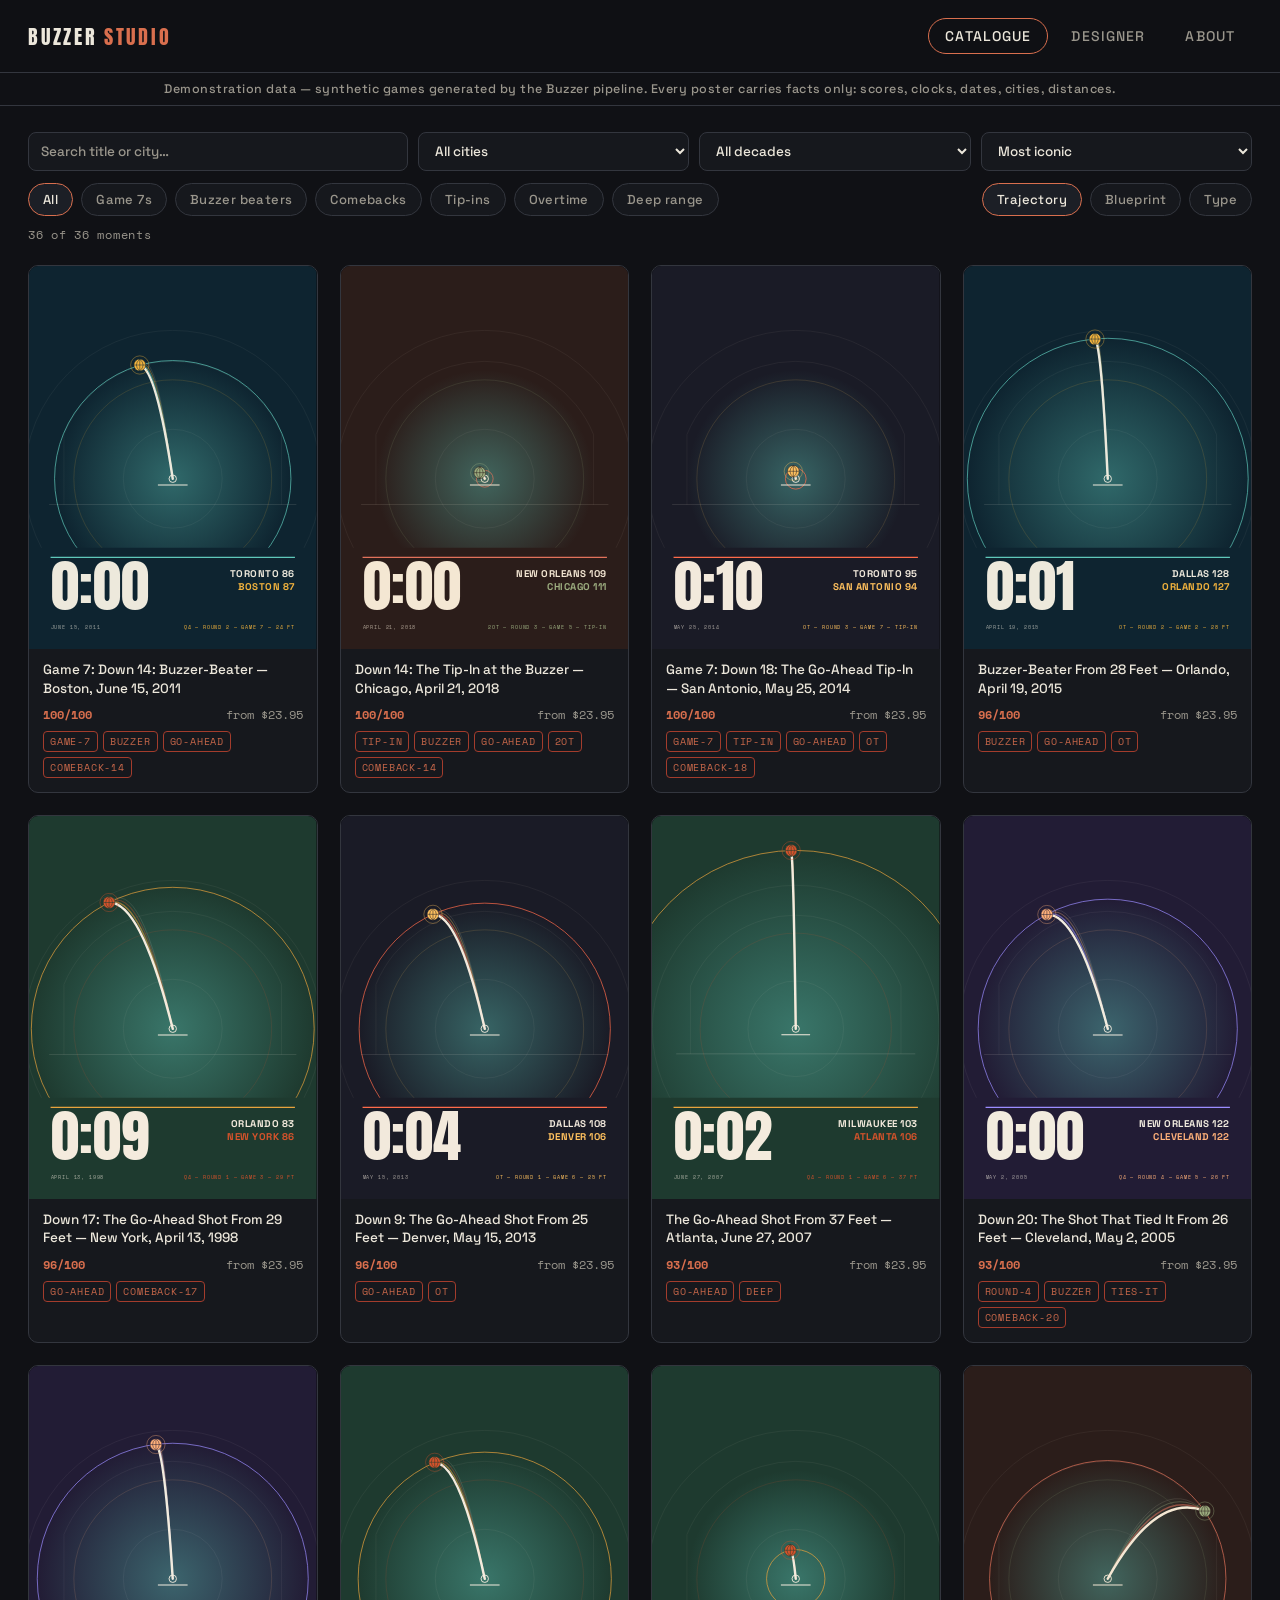
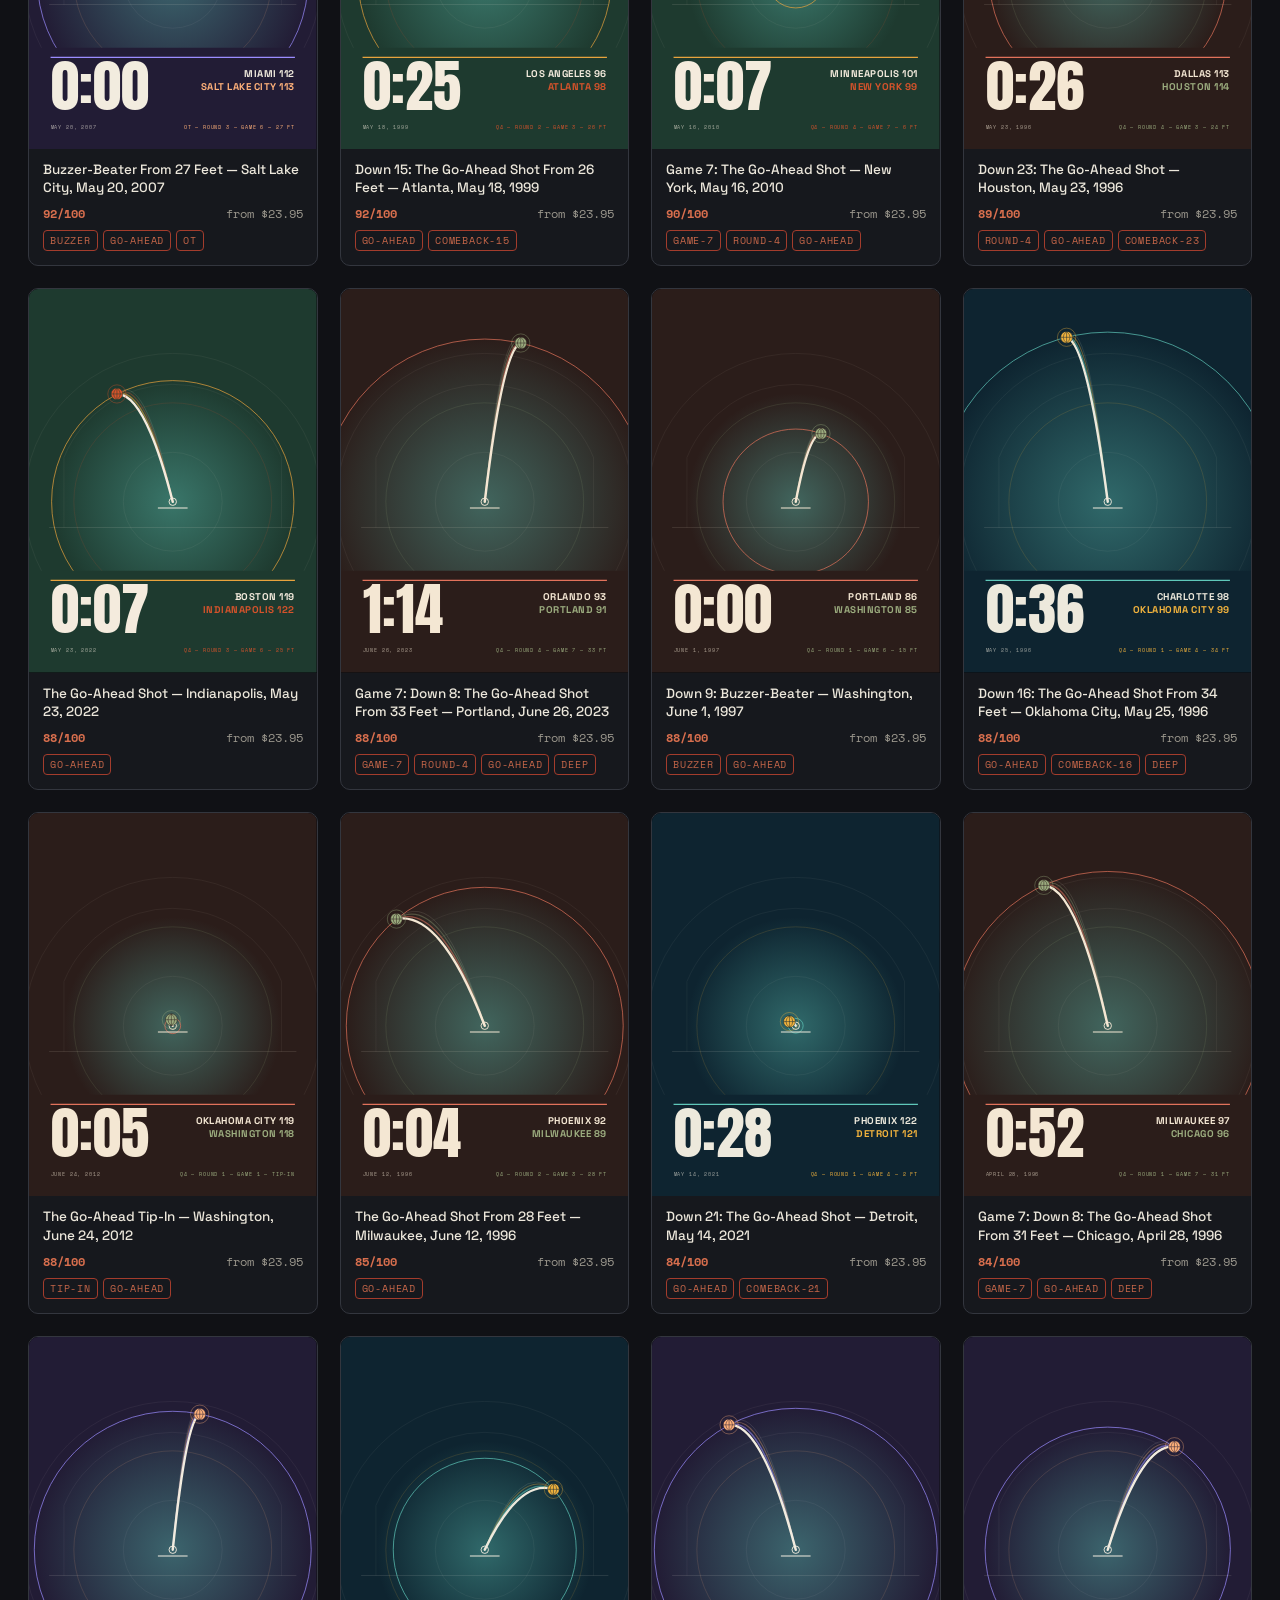
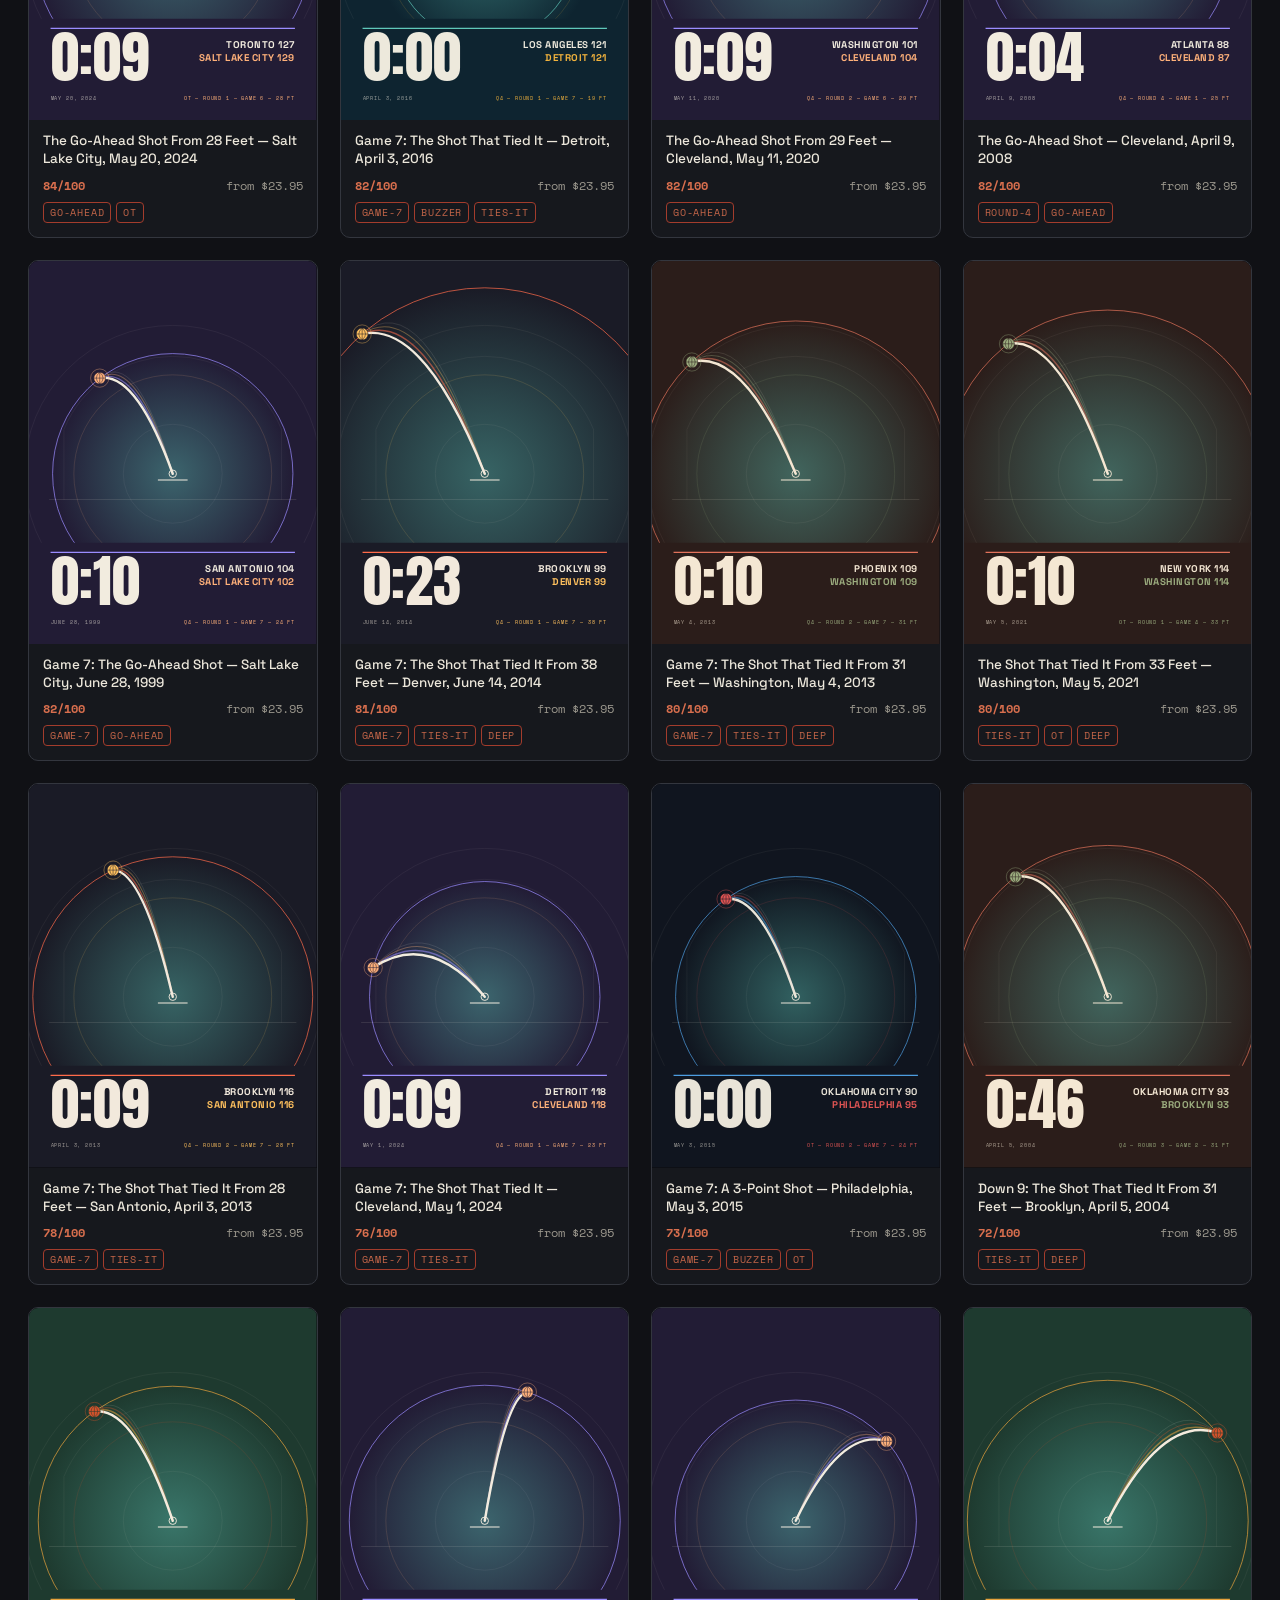
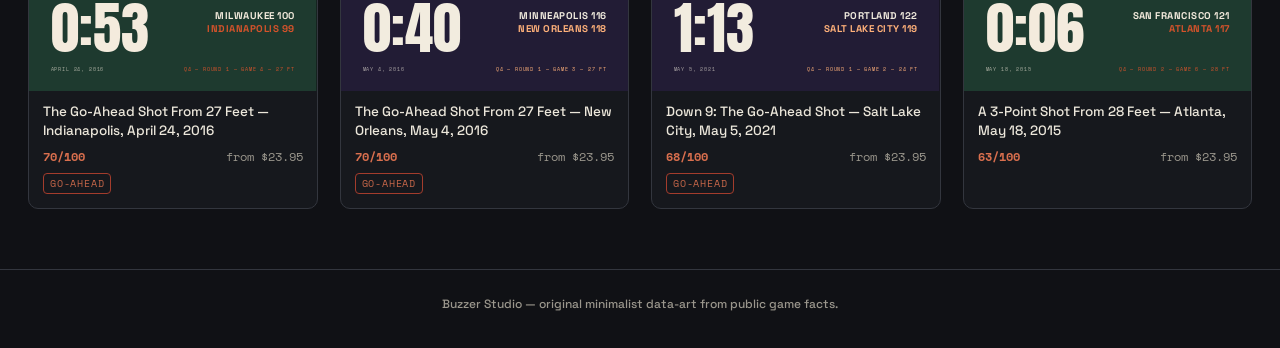
<file: index.html>
<!doctype html>
<html lang="en">
<head>
  <meta charset="utf-8" />
  <meta name="viewport" content="width=device-width, initial-scale=1" />
  <title>Buzzer Studio — minimalist basketball data-art</title>
  <meta name="description" content="Iconic basketball moments as original minimalist data-art posters. Demo gallery and live poster designer." />
  <link rel="stylesheet" href="style.css" />
  <link rel="icon" href="data:image/svg+xml,%3Csvg xmlns='http://www.w3.org/2000/svg' viewBox='0 0 32 32'%3E%3Crect width='32' height='32' fill='%23101115'/%3E%3Ccircle cx='16' cy='16' r='9' fill='none' stroke='%23d96f4e' stroke-width='2.5' stroke-dasharray='4 3'/%3E%3C/svg%3E" />
</head>
<body>
  <header class="topbar">
    <div class="wordmark">BUZZER<span>STUDIO</span></div>
    <nav class="tabs" role="tablist">
      <button class="tab active" data-tab="catalogue">Catalogue</button>
      <button class="tab" data-tab="designer">Designer</button>
      <button class="tab" data-tab="about">About</button>
    </nav>
  </header>

  <div class="demo-banner">
    Demonstration data — synthetic games generated by the Buzzer pipeline.
    Every poster carries facts only: scores, clocks, dates, cities, distances.
  </div>

  <!-- ============================== CATALOGUE ============================ -->
  <main id="tab-catalogue" class="tabpane active">
    <section class="toolbar">
      <div class="filter-row">
        <input id="f-search" type="search" placeholder="Search title or city…" />
        <select id="f-city"><option value="all">All cities</option></select>
        <select id="f-decade">
          <option value="all">All decades</option>
          <option value="1990">1990s</option>
          <option value="2000">2000s</option>
          <option value="2010">2010s</option>
          <option value="2020">2020s</option>
        </select>
        <select id="f-sort">
          <option value="score">Most iconic</option>
          <option value="new">Newest first</option>
          <option value="old">Oldest first</option>
          <option value="city">City A–Z</option>
        </select>
      </div>
      <div class="filter-row2">
        <div class="chipset" id="filter-chips">
          <button class="chip active" data-filter="all">All</button>
          <button class="chip" data-filter="GAME-7">Game 7s</button>
          <button class="chip" data-filter="BUZZER">Buzzer beaters</button>
          <button class="chip" data-filter="COMEBACK">Comebacks</button>
          <button class="chip" data-filter="TIP-IN">Tip-ins</button>
          <button class="chip" data-filter="OT">Overtime</button>
          <button class="chip" data-filter="DEEP">Deep range</button>
        </div>
        <div class="chipset" id="style-chips">
          <button class="chip active" data-style="trajectory">Trajectory</button>
          <button class="chip" data-style="blueprint">Blueprint</button>
          <button class="chip" data-style="type">Type</button>
        </div>
      </div>
      <div class="result-count" id="result-count"></div>
    </section>
    <section id="grid" class="grid" aria-live="polite"></section>
  </main>

  <!-- ============================== DESIGNER ============================= -->
  <main id="tab-designer" class="tabpane">
    <div class="designer">
      <aside class="controls">
        <h2>Design a moment</h2>
        <p class="hint">Drag the dot on the court. Everything re-renders live
          through the same layout math as the print pipeline.</p>

        <div class="control">
          <svg id="mini-court" viewBox="0 0 500 470" aria-label="drag the shot location"></svg>
          <div class="court-readout"><span id="dist-readout">27.0 ft</span> from the rim</div>
        </div>

        <div class="control row">
          <label>Style
            <select id="c-style">
              <option value="trajectory" selected>Trajectory</option>
              <option value="blueprint">Blueprint</option>
              <option value="type">Type</option>
            </select>
          </label>
          <label>Size
            <select id="c-size">
              <option value="18x24" selected>18 × 24 in</option>
              <option value="24x36">24 × 36 in</option>
            </select>
          </label>
        </div>

        <div class="control row">
          <label>Period
            <select id="c-period">
              <option value="1">Q1</option><option value="2">Q2</option>
              <option value="3">Q3</option><option value="4" selected>Q4</option>
              <option value="5">OT</option><option value="6">2OT</option>
            </select>
          </label>
          <label>Clock <span id="clock-readout" class="mono">0:01</span>
            <input type="range" id="c-clock" min="0" max="240" step="1" value="1" />
          </label>
        </div>

        <div class="control row">
          <label>Home score <input type="number" id="c-home" value="101" min="0" max="200" /></label>
          <label>Away score <input type="number" id="c-away" value="100" min="0" max="200" /></label>
        </div>

        <div class="control row">
          <label>Who scored
            <select id="c-side">
              <option value="home" selected>Home team</option>
              <option value="away">Away team</option>
            </select>
          </label>
          <label>Shot value
            <select id="c-points">
              <option value="2">2 points</option>
              <option value="3" selected>3 points</option>
            </select>
          </label>
        </div>

        <div class="control row">
          <label>Deficit overcome <span id="deficit-readout" class="mono">13</span>
            <input type="range" id="c-deficit" min="0" max="24" step="1" value="13" />
          </label>
          <label class="checkline"><input type="checkbox" id="c-tip" /> Tip-in</label>
        </div>

        <div class="control row">
          <label>Home city <select id="c-homecity"></select></label>
          <label>Away city <select id="c-awaycity"></select></label>
        </div>

        <div class="control row">
          <label>Date <input type="date" id="c-date" value="2026-06-04" /></label>
          <label class="checkline"><input type="checkbox" id="c-playoffs" checked /> Playoffs</label>
        </div>

        <div class="control row">
          <label>Playoff round
            <select id="c-round">
              <option value="">—</option>
              <option value="1">Round 1</option><option value="2">Round 2</option>
              <option value="3">Round 3</option><option value="4">Round 4</option>
            </select>
          </label>
          <label>Series game
            <select id="c-seriesgame">
              <option value="">—</option>
              <option>1</option><option>2</option><option>3</option><option>4</option>
              <option>5</option><option>6</option><option value="7">7 — Game 7</option>
            </select>
          </label>
        </div>

        <div class="scorebox">
          <div class="scorebox-label">ICONIC-NESS</div>
          <div class="scorebox-value" id="iconic-score">96</div>
          <div class="scorebox-bar"><div id="iconic-bar"></div></div>
          <div class="scorebox-note" id="iconic-note"></div>
        </div>

        <div class="control row">
          <button id="dl-svg" class="btn">Download SVG</button>
          <button id="dl-png" class="btn">Download PNG</button>
        </div>
      </aside>

      <section class="stage">
        <div id="poster-holder" class="poster-holder"></div>
      </section>
    </div>
  </main>

  <!-- ============================== ABOUT ================================ -->
  <main id="tab-about" class="tabpane">
    <article class="about">
      <h2>What this is</h2>
      <p><strong>Buzzer</strong> is an automated pipeline that turns iconic
        basketball moments into original minimalist data-art posters:
        play-by-play data in, print-ready art out, with a human approving
        anything that goes on sale.</p>
      <p>This studio is its public face. The <em>Catalogue</em> is generated
        by the real pipeline — real scoring rules, real renderer, real
        content firewall — over synthetic demonstration games. The
        <em>Designer</em> re-implements the same layout math in your browser
        so you can play with a moment and watch the poster respond.</p>
      <h2>The rule that makes it legal</h2>
      <p>Nothing here may carry a team name, player name, logo, or arena —
        those belong to other people. What is free to use are <strong>facts</strong>:
        scores, dates, clock times, city names, shot distances and
        coordinates. Every word that can appear on a poster is checked
        against a hand-curated allowlist; unknown words fail the render.
        That rule is enforced in code, in tests, and in CI — including on
        the posters this very page renders.</p>
      <p class="fine">Demonstration data. No affiliation with, or endorsement
        by, any basketball league, team, or player. Source:
        <a href="https://github.com/Specifxx/Buzzer">github.com/Specifxx/Buzzer</a></p>
    </article>
  </main>

  <!-- ============================== MODAL ================================ -->
  <div id="modal" class="modal" hidden>
    <div class="modal-card">
      <button class="modal-close" id="modal-close" aria-label="close">&times;</button>
      <div class="modal-poster" id="modal-poster-holder"></div>
      <div class="modal-info">
        <div class="modal-score"><span id="modal-score"></span>/100 ICONIC-NESS</div>
        <h2 id="modal-title"></h2>
        <p id="modal-desc"></p>
        <div class="chipset" id="modal-styles"></div>
        <div class="chipset" id="modal-sizes"></div>
        <div class="modal-prices" id="modal-prices"></div>
        <div class="modal-tags" id="modal-tags"></div>
        <a class="btn" id="modal-download" download>Download SVG</a>
      </div>
    </div>
  </div>

  <footer class="footer">
    Buzzer Studio — original minimalist data-art from public game facts.
  </footer>

  <noscript><p class="demo-banner">This studio needs JavaScript.</p></noscript>
  <script src="catalogue.js"></script>
  <script src="buzzer-render.js"></script>
  <script src="app.js"></script>
</body>
</html>
</file>
<file: style.css>
/* Bundled OFL fonts — same families the print pipeline embeds. */
@font-face { font-family: "Anton"; font-weight: 400; font-display: swap;
  src: url("fonts/anton-latin-400-normal.woff2") format("woff2"); }
@font-face { font-family: "Space Grotesk"; font-weight: 500; font-display: swap;
  src: url("fonts/space-grotesk-latin-500-normal.woff2") format("woff2"); }
@font-face { font-family: "Space Grotesk"; font-weight: 700; font-display: swap;
  src: url("fonts/space-grotesk-latin-700-normal.woff2") format("woff2"); }
@font-face { font-family: "Space Mono"; font-weight: 400; font-display: swap;
  src: url("fonts/space-mono-latin-400-normal.woff2") format("woff2"); }
@font-face { font-family: "Space Mono"; font-weight: 700; font-display: swap;
  src: url("fonts/space-mono-latin-700-normal.woff2") format("woff2"); }

/* Buzzer Studio — dark gallery aesthetic matching the Trajectory poster. */

:root {
  --bg: #101115;
  --panel: #16181d;
  --panel-2: #1c1f26;
  --ink: #ece7db;
  --muted: #9a968c;
  --faint: #33363e;
  --accent: #d96f4e;
  --accent-2: #b3402e;
  --radius: 10px;
  --sans: "Space Grotesk", "Helvetica Neue", Helvetica, Arial, sans-serif;
  --display: "Anton", Impact, sans-serif;
  --mono: "Space Mono", ui-monospace, Menlo, Consolas, monospace;
}

* { box-sizing: border-box; }
html, body { margin: 0; padding: 0; }
body {
  background: var(--bg);
  color: var(--ink);
  font-family: var(--sans);
  -webkit-font-smoothing: antialiased;
}
a { color: var(--accent); }

/* ---- chrome ---- */
.topbar {
  display: flex; align-items: center; justify-content: space-between;
  padding: 18px 28px; border-bottom: 1px solid var(--faint);
  position: sticky; top: 0; background: rgba(16, 17, 21, 0.93);
  backdrop-filter: blur(6px); z-index: 20;
}
.wordmark { font-family: var(--display); font-weight: 400; letter-spacing: 0.14em; font-size: 20px; }
.wordmark span { color: var(--accent); margin-left: 6px; font-weight: 400; }
.tabs { display: flex; gap: 6px; }
.tab {
  background: none; border: 1px solid transparent; color: var(--muted);
  font: inherit; font-size: 14px; letter-spacing: 0.08em; text-transform: uppercase;
  padding: 8px 16px; border-radius: 999px; cursor: pointer;
}
.tab:hover { color: var(--ink); }
.tab.active { color: var(--ink); border-color: var(--accent); }

.demo-banner {
  text-align: center; font-size: 12.5px; color: var(--muted);
  padding: 8px 16px; border-bottom: 1px solid var(--faint);
  letter-spacing: 0.04em;
}

.tabpane { display: none; max-width: 1280px; margin: 0 auto; padding: 26px 28px 60px; }
.tabpane.active { display: block; }

/* ---- catalogue ---- */
.toolbar { margin-bottom: 22px; }
.filter-row {
  display: grid; grid-template-columns: minmax(180px, 1.4fr) 1fr 1fr 1fr;
  gap: 10px; margin-bottom: 12px;
}
.filter-row input, .filter-row select {
  background: var(--panel); color: var(--ink); border: 1px solid var(--faint);
  border-radius: 8px; padding: 9px 12px; font: inherit; font-size: 13.5px;
}
.filter-row input::placeholder { color: var(--muted); }
.filter-row2 {
  display: flex; justify-content: space-between; flex-wrap: wrap; gap: 12px;
}
.result-count {
  margin-top: 10px; font-family: var(--mono); font-size: 12px; color: var(--muted);
  letter-spacing: 0.06em;
}
@media (max-width: 700px) { .filter-row { grid-template-columns: 1fr 1fr; } }
.chipset { display: flex; flex-wrap: wrap; gap: 8px; }
.chip {
  background: var(--panel); color: var(--muted); border: 1px solid var(--faint);
  font: inherit; font-size: 13px; padding: 7px 14px; border-radius: 999px;
  cursor: pointer; letter-spacing: 0.03em;
}
.chip:hover { color: var(--ink); }
.chip.active { color: var(--ink); border-color: var(--accent); background: var(--panel-2); }

.grid {
  display: grid; gap: 22px;
  grid-template-columns: repeat(auto-fill, minmax(230px, 1fr));
}
.card {
  background: var(--panel); border: 1px solid var(--faint); border-radius: var(--radius);
  overflow: hidden; cursor: pointer; transition: transform 0.15s ease, border-color 0.15s ease;
}
.card:hover { transform: translateY(-3px); border-color: var(--accent); }
.card-art svg { display: block; width: 100%; height: auto; background: #0c0d10; }
.card-body { padding: 12px 14px 14px; }
.card-title { font-size: 13.5px; line-height: 1.35; min-height: 2.7em; }
.card-meta {
  display: flex; justify-content: space-between; align-items: center;
  margin-top: 8px; font-family: var(--mono); font-size: 12px; color: var(--muted);
}
.card-score { color: var(--accent); font-weight: 700; }
.badge-row { margin-top: 8px; display: flex; flex-wrap: wrap; gap: 5px; }
.badge {
  font-family: var(--mono); font-size: 10px; letter-spacing: 0.08em;
  color: var(--accent); border: 1px solid var(--accent-2); border-radius: 4px;
  padding: 2px 6px; opacity: 0.9;
}

/* ---- modal ---- */
.modal {
  position: fixed; inset: 0; background: rgba(8, 9, 12, 0.86); z-index: 50;
  display: flex; align-items: center; justify-content: center; padding: 24px;
}
.modal[hidden] { display: none; }
.modal-card {
  background: var(--panel); border: 1px solid var(--faint); border-radius: 14px;
  max-width: 1020px; width: 100%; max-height: 92vh; overflow: auto;
  display: grid; grid-template-columns: minmax(0, 1.1fr) minmax(280px, 1fr);
  gap: 24px; padding: 24px; position: relative;
}
.modal-close {
  position: absolute; top: 10px; right: 14px; background: none; border: none;
  color: var(--muted); font-size: 30px; cursor: pointer; z-index: 2;
}
.modal-close:hover { color: var(--ink); }
.modal-poster svg { width: 100%; height: auto; border-radius: 6px; background: #0c0d10; }
.modal-info h2 { font-size: 20px; line-height: 1.3; margin: 10px 0 8px; }
.modal-info p { color: var(--muted); font-size: 14px; line-height: 1.55; }
.modal-score { font-family: var(--mono); font-size: 12px; color: var(--accent); letter-spacing: 0.1em; }
.modal-score span { font-size: 18px; font-weight: 700; }
.modal-prices { margin: 14px 0 4px; font-family: var(--mono); font-size: 13.5px; line-height: 1.8; }
.modal-prices b { color: var(--accent); }
.modal-tags { margin: 10px 0 16px; font-size: 12px; color: var(--muted); line-height: 1.7; }
.modal-info .chipset { margin-top: 12px; }

/* ---- designer ---- */
.designer { display: grid; grid-template-columns: 360px minmax(0, 1fr); gap: 28px; }
.controls {
  background: var(--panel); border: 1px solid var(--faint); border-radius: var(--radius);
  padding: 20px; align-self: start; position: sticky; top: 86px;
  max-height: calc(100vh - 110px); overflow: auto;
}
.controls h2 { margin: 0 0 4px; font-size: 17px; letter-spacing: 0.04em; }
.hint { color: var(--muted); font-size: 12.5px; margin: 0 0 14px; line-height: 1.5; }
.control { margin-bottom: 14px; }
.control.row { display: grid; grid-template-columns: 1fr 1fr; gap: 12px; }
.control label { display: block; font-size: 12px; color: var(--muted); letter-spacing: 0.05em; }
.control select, .control input[type="number"], .control input[type="date"] {
  width: 100%; margin-top: 5px; background: var(--panel-2); color: var(--ink);
  border: 1px solid var(--faint); border-radius: 6px; padding: 7px 9px; font: inherit; font-size: 13.5px;
}
.control input[type="range"] { width: 100%; margin-top: 8px; accent-color: var(--accent); }
.checkline { display: flex !important; align-items: center; gap: 8px; padding-top: 20px; font-size: 13.5px !important; color: var(--ink) !important; }
.checkline input { accent-color: var(--accent); width: 16px; height: 16px; }
.mono { font-family: var(--mono); color: var(--accent); }

#mini-court {
  width: 100%; background: var(--panel-2); border: 1px solid var(--faint);
  border-radius: 8px; touch-action: none; cursor: crosshair; display: block;
}
.court-readout { text-align: center; font-family: var(--mono); font-size: 12px; color: var(--muted); margin-top: 6px; }
.court-readout span { color: var(--accent); font-weight: 700; }

.scorebox {
  background: var(--panel-2); border: 1px solid var(--faint); border-radius: 8px;
  padding: 14px 16px; margin: 18px 0;
}
.scorebox-label { font-family: var(--mono); font-size: 10.5px; letter-spacing: 0.18em; color: var(--muted); }
.scorebox-value { font-family: var(--display); font-size: 46px; font-weight: 400; line-height: 1.1; }
.scorebox-bar { height: 6px; background: var(--faint); border-radius: 3px; overflow: hidden; margin: 8px 0 6px; }
.scorebox-bar div { height: 100%; width: 0%; background: linear-gradient(90deg, var(--accent-2), var(--accent)); transition: width 0.25s ease; }
.scorebox-note { font-family: var(--mono); font-size: 11px; color: var(--muted); min-height: 1.2em; }

.btn {
  display: inline-block; width: 100%; text-align: center; background: var(--accent-2);
  color: var(--ink); border: none; border-radius: 7px; padding: 10px 12px;
  font: inherit; font-size: 13.5px; letter-spacing: 0.05em; cursor: pointer;
  text-decoration: none;
}
.btn:hover { background: var(--accent); }

.stage { display: flex; align-items: flex-start; justify-content: center; }
.poster-holder { width: 100%; max-width: 640px; }
.poster-holder svg {
  width: 100%; height: auto; border-radius: 6px;
  box-shadow: 0 24px 60px rgba(0, 0, 0, 0.55);
}

/* ---- about / footer ---- */
.about { max-width: 720px; margin: 0 auto; line-height: 1.65; }
.about h2 { letter-spacing: 0.04em; margin-top: 28px; }
.about p { color: #c9c4b8; }
.about .fine { font-size: 12.5px; color: var(--muted); margin-top: 30px; }
.footer {
  text-align: center; color: var(--muted); font-size: 12px;
  padding: 26px 16px 36px; border-top: 1px solid var(--faint);
}

@media (max-width: 900px) {
  .designer { grid-template-columns: 1fr; }
  .controls { position: static; max-height: none; }
  .modal-card { grid-template-columns: 1fr; }
  .topbar { padding: 14px 16px; }
  .tabpane { padding: 18px 16px 50px; }
}
</file>
